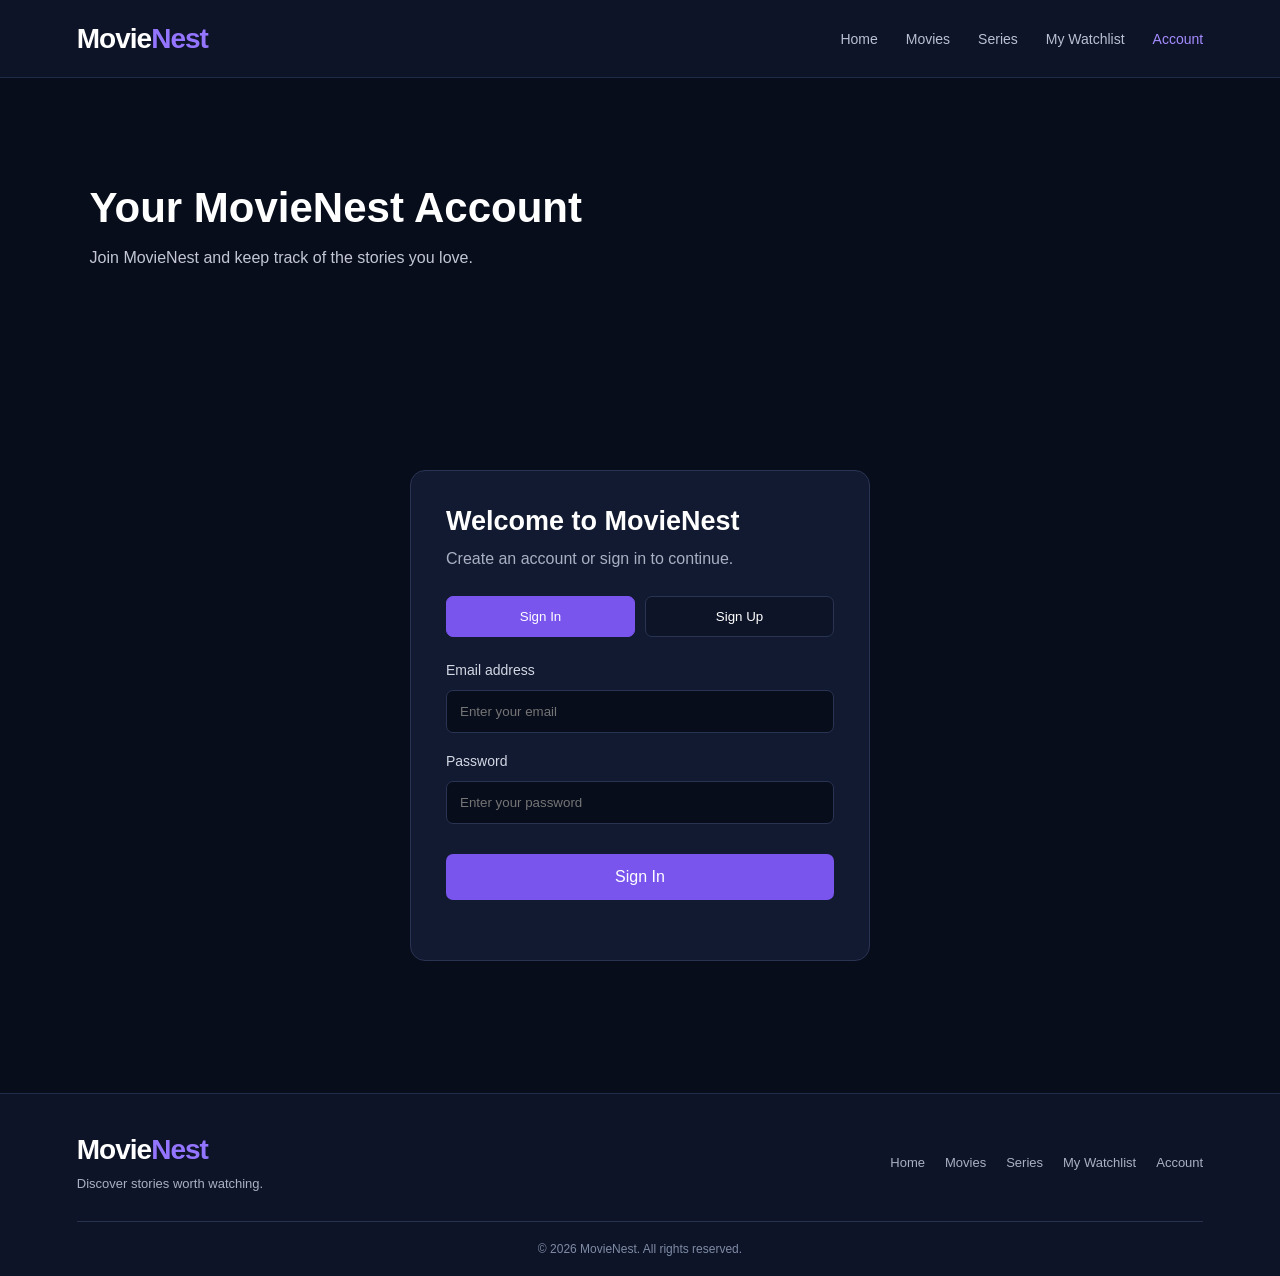
<file: account.html>
<!DOCTYPE html>
<html lang="en">
<head>
    <meta charset="UTF-8">
    <meta name="viewport" content="width=device-width, initial-scale=1.0">
    <title>Account | MovieNest</title>
    <link rel="stylesheet" href="style.css">
</head>

<body>

    <!-- NAVIGATION -->
    <header class="navbar">

        <a href="index.html" class="logo">
            Movie<span>Nest</span>
        </a>

        <nav>
            <a href="index.html">Home</a>
            <a href="movies.html">Movies</a>
            <a href="series.html">Series</a>
            <a href="watchlist.html">My Watchlist</a>
            <a href="account.html" class="active">Account</a>
        </nav>

    </header>


    <!-- ACCOUNT HERO -->
    <section class="page-banner account-hero">

        <h1>Your MovieNest Account</h1>

        <p>
            Join MovieNest and keep track of the stories you love.
        </p>

    </section>


    <!-- ACCOUNT FORM -->
    <main class="account-section">

        <div class="account-box">

            <h1>Welcome to MovieNest</h1>

            <p>Create an account or sign in to continue.</p>


            <!-- ACCOUNT TABS -->
            <div class="account-tabs">

                <button type="button" id="loginTab" class="active-tab">
                    Sign In
                </button>

                <button type="button" id="signupTab">
                    Sign Up
                </button>

            </div>


            <!-- LOGIN FORM -->
            <form id="loginForm">

                <label for="loginEmail">Email address</label>

                <input
                    type="email"
                    id="loginEmail"
                    placeholder="Enter your email"
                    required
                >

                <label for="loginPassword">Password</label>

                <input
                    type="password"
                    id="loginPassword"
                    placeholder="Enter your password"
                    required
                    minlength="8"
                >

                <button type="submit" class="form-submit">
                    Sign In
                </button>

            </form>


            <!-- SIGNUP FORM -->
            <form id="signupForm" hidden>

                <label for="signupName">Full name</label>

                <input
                    type="text"
                    id="signupName"
                    placeholder="Enter your name"
                    required
                >

                <label for="signupEmail">Email address</label>

                <input
                    type="email"
                    id="signupEmail"
                    placeholder="Enter your email"
                    required
                >

                <label for="signupPassword">Password</label>

                <input
                    type="password"
                    id="signupPassword"
                    placeholder="At least 8 characters"
                    required
                    minlength="8"
                >

                <label for="confirmPassword">Confirm password</label>

                <input
                    type="password"
                    id="confirmPassword"
                    placeholder="Confirm your password"
                    required
                    minlength="8"
                >

                <button type="submit" class="form-submit">
                    Create Account
                </button>

            </form>


            <p id="accountMessage" role="status" aria-live="polite"></p>

        </div>

    </main>


    <!-- FOOTER -->
    <footer class="footer">

        <div class="footer-content">

            <div>

                <a href="index.html" class="logo">
                    Movie<span>Nest</span>
                </a>

                <p>
                    Discover stories worth watching.
                </p>

            </div>


            <div class="footer-links">

                <a href="index.html">Home</a>
                <a href="movies.html">Movies</a>
                <a href="series.html">Series</a>
                <a href="watchlist.html">My Watchlist</a>
                <a href="account.html">Account</a>

            </div>

        </div>


        <div class="footer-bottom">

            <p>© 2026 MovieNest. All rights reserved.</p>

        </div>

    </footer>


    <script src="script.js"></script>

</body>
</html>
</file>
<file: style.css>
/* =====================================
   MOVIENEST WEBSITE
   COMPLETE STYLESHEET
===================================== */


/* GENERAL SETTINGS */

* {
    margin: 0;
    padding: 0;
    box-sizing: border-box;
}

html {
    scroll-behavior: smooth;
}

body {
    background: #080d1c;
    color: #ffffff;
    font-family: Arial, Helvetica, sans-serif;
    overflow-x: hidden;
}

a {
    text-decoration: none;
}


/* =====================================
   NAVIGATION BAR
===================================== */

.navbar {
    width: 100%;
    min-height: 78px;
    padding: 18px 6%;

    display: flex;
    justify-content: space-between;
    align-items: center;

    gap: 20px;
    flex-wrap: wrap;

    background: #0d1428;
    border-bottom: 1px solid #202b47;

    position: relative;
    z-index: 100;
}

.logo {
    color: white;
    font-size: 28px;
    font-weight: bold;
    letter-spacing: -1px;
}

.logo span {
    color: #9475ff;
}

.navbar nav {
    display: flex;
    align-items: center;
    gap: 28px;
    flex-wrap: wrap;
}

.navbar nav a {
    color: #b9c0d2;
    font-size: 14px;
    transition: 0.3s;
}

.navbar nav a:hover,
.navbar nav a.active {
    color: #a58cff;
}

.account-btn {
    background: #7955ed;
    color: white;
    padding: 12px 22px;
    border-radius: 8px;
    font-size: 14px;
    transition: 0.3s;
}

.account-btn:hover {
    background: #6240ce;
}


/* =====================================
   HERO SECTION
===================================== */

.hero {
    min-height: 500px;
    padding: 80px 8%;
    display: flex;
    align-items: center;

    background:
        linear-gradient(
            90deg,
            rgba(8, 13, 28, 0.95),
            rgba(8, 13, 28, 0.35)
        ),
        url("https://image.tmdb.org/t/p/original/8Gxv8gSFCU0XGDykEGv7zR1n2ua.jpg");

    background-size: cover;
    background-position: center;
    background-repeat: no-repeat;
}
.hero::after {
    content: "";
    position: absolute;
    width: 350px;
    height: 350px;

    right: 10%;
    top: 50%;

    transform: translateY(-50%);

    background: rgba(137, 103, 255, 0.13);
    filter: blur(80px);
    border-radius: 50%;
}


.hero-content {
    max-width: 650px;
    position: relative;
    z-index: 2;
}

.eyebrow {
    color: #a58cff;
    font-size: 13px;
    letter-spacing: 4px;
    display: block;
    margin-bottom: 22px;
}

.hero h1 {
    font-size: clamp(38px, 6vw, 70px);
    line-height: 1.1;
    margin-bottom: 22px;
}

.hero h1 span {
    color: #9a7cff;
}

.hero-content > p {
    color: #c2c8d8;
    font-size: 16px;
    line-height: 1.8;
    max-width: 520px;
    margin-bottom: 30px;
}

.hero-buttons {
    display: flex;
    gap: 15px;
    flex-wrap: wrap;
}




/* =====================================
   BUTTONS
===================================== */

.primary-btn {
    display: inline-block;

    background: #7955ed;
    color: white;

    padding: 14px 23px;
    border-radius: 8px;

    font-size: 14px;
    font-weight: bold;

    transition: 0.3s;
}

.primary-btn:hover {
    background: #6240ce;
    transform: translateY(-2px);
}

.secondary-btn {
    display: inline-block;

    background: transparent;
    color: white;

    padding: 13px 22px;

    border: 1px solid #8c78d9;
    border-radius: 8px;

    font-size: 14px;

    transition: 0.3s;
}

.secondary-btn:hover {
    background: #7955ed;
    border-color: #7955ed;
}


/* =====================================
   SEARCH SECTION
===================================== */

.search-section {
    padding: 55px 6% 25px;
}

.search-content {
    max-width: 650px;
    margin: auto;
    text-align: center;
}

.search-content h2 {
    font-size: 27px;
    margin-bottom: 10px;
}

.search-content p {
    color: #9ca6bc;
    margin-bottom: 20px;
}

.search-section input {
    width: 100%;
    padding: 17px 20px;

    background: #111a30;
    color: white;

    border: 1px solid #293453;
    border-radius: 10px;

    font-size: 15px;
    outline: none;

    transition: 0.3s;
}

.search-section input::placeholder {
    color: #929bb2;
}

.search-section input:focus {
    border-color: #8c69ff;
    box-shadow: 0 0 0 3px rgba(140, 105, 255, 0.12);
}


/* =====================================
   CONTENT SECTIONS
===================================== */

.section {
    padding: 45px 6%;
}

.section-heading {
    display: flex;
    justify-content: space-between;
    align-items: center;

    gap: 15px;
    margin-bottom: 28px;
}

.section-label {
    color: #9b80ff;
    font-size: 11px;
    letter-spacing: 3px;
    display: block;
    margin-bottom: 8px;
}

.section-heading h2 {
    font-size: 27px;
}

.view-all {
    color: #a58cff;
    font-size: 14px;
    transition: 0.3s;
}

.view-all:hover {
    color: white;
}


/* =====================================
   MOVIE AND SERIES GRID
===================================== */

.movie-grid {
    display: grid;

    grid-template-columns:
        repeat(auto-fit, minmax(160px, 1fr));

    gap: 22px;
}

.movie-card {
    background: #111a30;

    border: 1px solid #1d2945;
    border-radius: 12px;

    overflow: hidden;

    transition: 0.3s;
}

.movie-card:hover {
    transform: translateY(-7px);

    border-color: #7955ed;

    box-shadow:
        0 12px 30px rgba(0, 0, 0, 0.3);
}

.movie-card img {
    width: 100%;
    height: 250px;

    object-fit: cover;
    display: block;

    background: #17213a;
}

.movie-info {
    padding: 14px;
}

.movie-info h3 {
    font-size: 16px;
    margin-bottom: 8px;
}

.movie-info p {
    color: #a9b0c4;
    font-size: 12px;
    line-height: 1.6;
}


/* =====================================
   MOVIE CARD BUTTONS
===================================== */

.movie-info button {
    border: none;
    cursor: pointer;

    margin-top: 12px;
    margin-right: 4px;

    padding: 9px 11px;

    border-radius: 6px;

    background: #7955ed;
    color: white;

    font-size: 12px;

    transition: 0.3s;
}

.movie-info button:hover {
    background: #6240ce;
}

.movie-info .remove-btn {
    background: #38435e;
}

.movie-info .remove-btn:hover {
    background: #53617f;
}


/* =====================================
   WATCHLIST
===================================== */

.empty-message {
    color: #a9b0c4;
    font-size: 14px;
    line-height: 1.7;
    margin-top: 15px;
}


/* =====================================
   DETAILS MODAL
===================================== */

.modal {
    display: none;

    position: fixed;
    z-index: 1000;

    inset: 0;

    background: rgba(0, 0, 0, 0.88);

    justify-content: center;
    align-items: center;

    padding: 20px;
}

.modal.show {
    display: flex;
}

.modal-content {
    position: relative;

    display: flex;
    align-items: center;

    gap: 25px;

    background: #111a30;

    padding: 30px;

    border: 1px solid #293453;
    border-radius: 14px;

    width: 100%;
    max-width: 700px;

    max-height: 90vh;
    overflow-y: auto;
}

.modal-content img {
    width: 190px;
    max-width: 40%;

    border-radius: 10px;

    object-fit: cover;
}

.modal-text {
    flex: 1;
}

.modal-text h2 {
    font-size: 25px;
    margin-bottom: 15px;
}

.modal-text p {
    color: #c3c7d5;
    font-size: 14px;
    line-height: 1.7;
    margin-bottom: 12px;
}

.modal-text .primary-btn {
    margin-top: 10px;
}

.close-btn {
    position: absolute;

    right: 12px;
    top: 8px;

    border: none;
    background: none;

    color: white;
    font-size: 32px;

    cursor: pointer;
}


/* =====================================
   PAGE BANNERS
===================================== */


/* =====================================
   PAGE BANNERS WITH MOVIE PICTURES
===================================== */

.page-banner {
    min-height: 300px;
    padding: 70px 7%;

    display: flex;
    flex-direction: column;
    justify-content: center;

    text-align: left;

    background-size: cover;
    background-position: center;
    background-repeat: no-repeat;

    position: relative;
}

.page-banner h1 {
    font-size: 42px;
    margin-bottom: 12px;
    color: white;
    position: relative;
    z-index: 2;
}

.page-banner p {
    color: #e0e3ee;
    line-height: 1.7;
    position: relative;
    z-index: 2;
}

/* MOVIES BANNER */

.movies-hero {
    background-image:
        linear-gradient(
            90deg,
            rgba(8,13,28,0.95),
            rgba(8,13,28,0.25)
        ),
        url("https://image.tmdb.org/t/p/original/8Gxv8gSFCU0XGDykEGv7zR1n2ua.jpg");
}

/* SERIES BANNER */

.series-hero {
    background-image:
        linear-gradient(
            90deg,
            rgba(8,13,28,0.95),
            rgba(8,13,28,0.25)
        ),
        url("https://image.tmdb.org/t/p/original/9PFonBhy4cQy7Jz20NpMygczOkv.jpg");
}

/* WATCHLIST BANNER */

.watchlist-hero {
    background-image:
        linear-gradient(
            90deg,
            rgba(8,13,28,0.95),
            rgba(8,13,28,0.25)
        ),
        url("https://image.tmdb.org/t/p/original/x2LSRK2Cm7MZhjluni1msVJ3wDF.jpg");
}

/* ACCOUNT BANNER */

.account-hero {
    background-image:
        linear-gradient(
            90deg,
            rgba(8,13,28,0.95),
            rgba(8,13,28,0.25)
        ),
        url("https://image.tmdb.org/t/p/original/gEU2QniE6E77NI6lCU6MxlNBvIx.jpg");
}


.page-banner h1 {
    font-size: 42px;
    margin-bottom: 12px;
}

.page-banner p {
    color: #c3c7d5;
    line-height: 1.7;
}

.empty-results {
    color: #a9b0c4;
    margin-top: 20px;
}


/* =====================================
   ACCOUNT PAGE
===================================== */

.account-section {
    min-height: 75vh;

    display: flex;
    justify-content: center;
    align-items: center;

    padding: 45px 20px;
}

.account-box {
    background: #111a30;

    width: 100%;
    max-width: 460px;

    padding: 35px;

    border: 1px solid #293453;
    border-radius: 15px;
}

.account-box h1 {
    font-size: 27px;
    margin-bottom: 10px;
}

.account-box > p {
    color: #a9b0c4;
    margin-bottom: 25px;
    line-height: 1.5;
}

.account-tabs {
    display: flex;
    gap: 10px;
    margin-bottom: 25px;
}

.account-tabs button {
    flex: 1;
    padding: 12px;

    border: 1px solid #293453;
    background: #0d1428;

    color: white;
    border-radius: 7px;

    cursor: pointer;
}

.account-tabs .active-tab {
    background: #7955ed;
    border-color: #7955ed;
}

.account-box form {
    display: flex;
    flex-direction: column;
    gap: 12px;
}

.account-box form[hidden] {
    display: none;
}

.account-box label {
    color: #d3d7e4;
    font-size: 14px;
}

.account-box input {
    width: 100%;
    padding: 13px;

    background: #080d1c;
    border: 1px solid #293453;

    border-radius: 7px;

    color: white;
    outline: none;

    margin-bottom: 8px;
}

.account-box input:focus {
    border-color: #8c69ff;
}

.form-submit {
    padding: 14px;

    border: none;
    border-radius: 7px;

    background: #7955ed;
    color: white;

    font-size: 16px;

    cursor: pointer;
    margin-top: 10px;

    transition: 0.3s;
}

.form-submit:hover {
    background: #6240ce;
}

#accountMessage {
    margin-top: 20px;
    font-size: 14px;
    line-height: 1.5;
}


/* =====================================
   FOOTER
===================================== */

.footer {
    background: #0d1428;
    margin-top: 40px;
    padding: 40px 6% 20px;

    border-top: 1px solid #202b47;
}

.footer-content {
    display: flex;
    justify-content: space-between;
    align-items: center;

    gap: 25px;
    flex-wrap: wrap;
}

.footer-content p {
    color: #a9b0c4;
    font-size: 13px;
    margin-top: 10px;
}

.footer-links {
    display: flex;
    gap: 20px;
    flex-wrap: wrap;
}

.footer-links a {
    color: #a9b0c4;
    font-size: 13px;
    transition: 0.3s;
}

.footer-links a:hover {
    color: #a58cff;
}

.footer-bottom {
    text-align: center;

    border-top: 1px solid #26314c;

    margin-top: 30px;
    padding-top: 20px;

    color: #7f8ba5;
    font-size: 12px;
}


/* =====================================
   RESPONSIVE DESIGN
===================================== */

@media (max-width: 900px) {

    .navbar {
        justify-content: center;
    }

    .navbar nav {
        justify-content: center;
    }

    .hero {
        min-height: 420px;
    }

}

@media (max-width: 600px) {

    .navbar {
        padding: 18px 4%;
        gap: 17px;
    }

    .navbar nav {
        gap: 14px;
    }

    .navbar nav a {
        font-size: 12px;
    }

    .logo {
        font-size: 25px;
    }

    .hero {
        min-height: 420px;
        padding: 45px 6%;
    }

    .hero h1 {
        font-size: 39px;
    }

    .hero-content > p {
        font-size: 14px;
    }

    .section {
        padding: 35px 5%;
    }

    .section-heading h2 {
        font-size: 21px;
    }

    .movie-grid {
        grid-template-columns:
            repeat(2, minmax(0, 1fr));

        gap: 12px;
    }

    .movie-card img {
        height: 190px;
    }

    .movie-info {
        padding: 10px;
    }

    .movie-info h3 {
        font-size: 14px;
    }

    .movie-info button {
        padding: 8px;
        font-size: 11px;
    }

    .modal-content {
        flex-direction: column;
        text-align: center;
        padding: 25px 18px;
    }

    .modal-content img {
        width: 150px;
        max-width: 100%;
    }

    .page-banner h1 {
        font-size: 32px;
    }

    .account-box {
        padding: 25px 18px;
    }

    .footer-content {
        flex-direction: column;
        text-align: center;
    }

    .footer-links {
        justify-content: center;
    }

    .hero-buttons {
        flex-direction: column;
        align-items: flex-start;
    }

}
</file>
